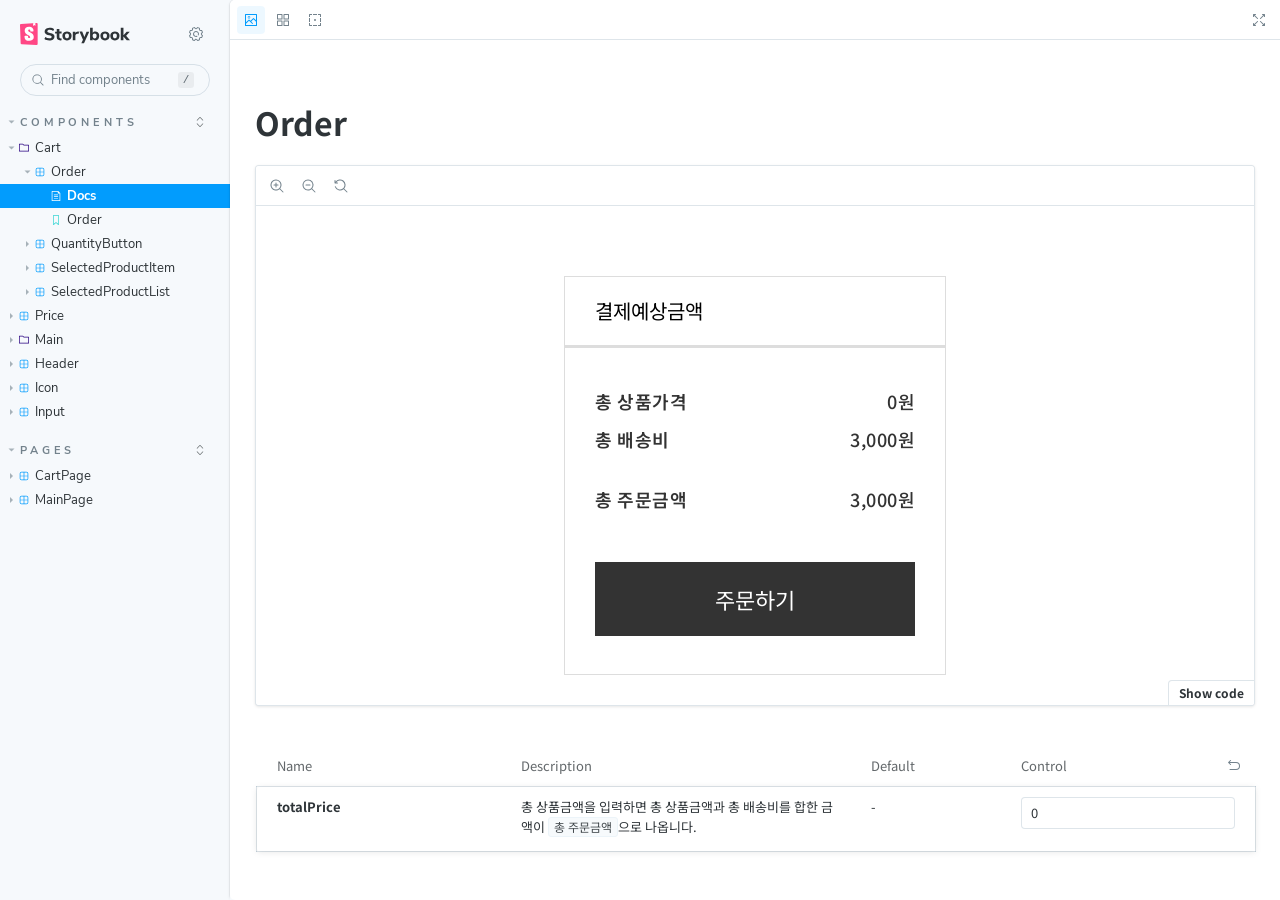
<file: storybook/index.html>
<!DOCTYPE html>
<html lang="en">
  <head>
    <meta charset="utf-8" />

    <title>@storybook/cli - Storybook</title>
    <meta name="viewport" content="width=device-width, initial-scale=1" />

    
    <link rel="icon" type="image/svg+xml" href="./favicon.svg" />
    
    <link
      rel="prefetch"
      href="./sb-common-assets/nunito-sans-regular.woff2"
      as="font"
      type="font/woff2"
      crossorigin
    />
    <link
      rel="prefetch"
      href="./sb-common-assets/nunito-sans-bold.woff2"
      as="font"
      type="font/woff2"
      crossorigin
    />
    <link rel="stylesheet" href="./sb-common-assets/fonts.css" />

    <link href="./sb-manager/runtime.js" rel="modulepreload" />

    
    <link href="./sb-addons/links-0/manager-bundle.js" rel="modulepreload" />
    
    <link href="./sb-addons/essentials-controls-1/manager-bundle.js" rel="modulepreload" />
    
    <link href="./sb-addons/essentials-actions-2/manager-bundle.js" rel="modulepreload" />
    
    <link href="./sb-addons/essentials-backgrounds-3/manager-bundle.js" rel="modulepreload" />
    
    <link href="./sb-addons/essentials-viewport-4/manager-bundle.js" rel="modulepreload" />
    
    <link href="./sb-addons/essentials-toolbars-5/manager-bundle.js" rel="modulepreload" />
    
    <link href="./sb-addons/essentials-measure-6/manager-bundle.js" rel="modulepreload" />
    
    <link href="./sb-addons/essentials-outline-7/manager-bundle.js" rel="modulepreload" />
    
    <link href="./sb-addons/interactions-8/manager-bundle.js" rel="modulepreload" />
    
    <link href="./sb-addons/a11y-9/manager-bundle.js" rel="modulepreload" />
       

    <style>
      #storybook-root[hidden] {
        display: none !important;
      }
    </style>

    
  </head>
  <body>
    <div id="root"></div>

    
    <script>
      
        
          window['FEATURES'] = {
  "warnOnLegacyHierarchySeparator": true,
  "buildStoriesJson": false,
  "storyStoreV7": true,
  "argTypeTargetsV7": true,
  "legacyDecoratorFileOrder": false
};
        
      
        
          window['REFS'] = {};
        
      
        
          window['LOGLEVEL'] = "info";
        
      
        
          window['DOCS_OPTIONS'] = {
  "defaultName": "Docs",
  "autodocs": "tag"
};
        
      
        
          window['CONFIG_TYPE'] = "PRODUCTION";
        
      
        
      
        
      
        
      
        
      
    </script>
    

    <script type="module">
      import './sb-manager/runtime.js';

      
      import './sb-addons/links-0/manager-bundle.js';
      
      import './sb-addons/essentials-controls-1/manager-bundle.js';
      
      import './sb-addons/essentials-actions-2/manager-bundle.js';
      
      import './sb-addons/essentials-backgrounds-3/manager-bundle.js';
      
      import './sb-addons/essentials-viewport-4/manager-bundle.js';
      
      import './sb-addons/essentials-toolbars-5/manager-bundle.js';
      
      import './sb-addons/essentials-measure-6/manager-bundle.js';
      
      import './sb-addons/essentials-outline-7/manager-bundle.js';
      
      import './sb-addons/interactions-8/manager-bundle.js';
      
      import './sb-addons/a11y-9/manager-bundle.js';
      
    </script>

    <link href="./sb-preview/runtime.js" rel="prefetch" as="script" />
  </body>
</html>
</file>
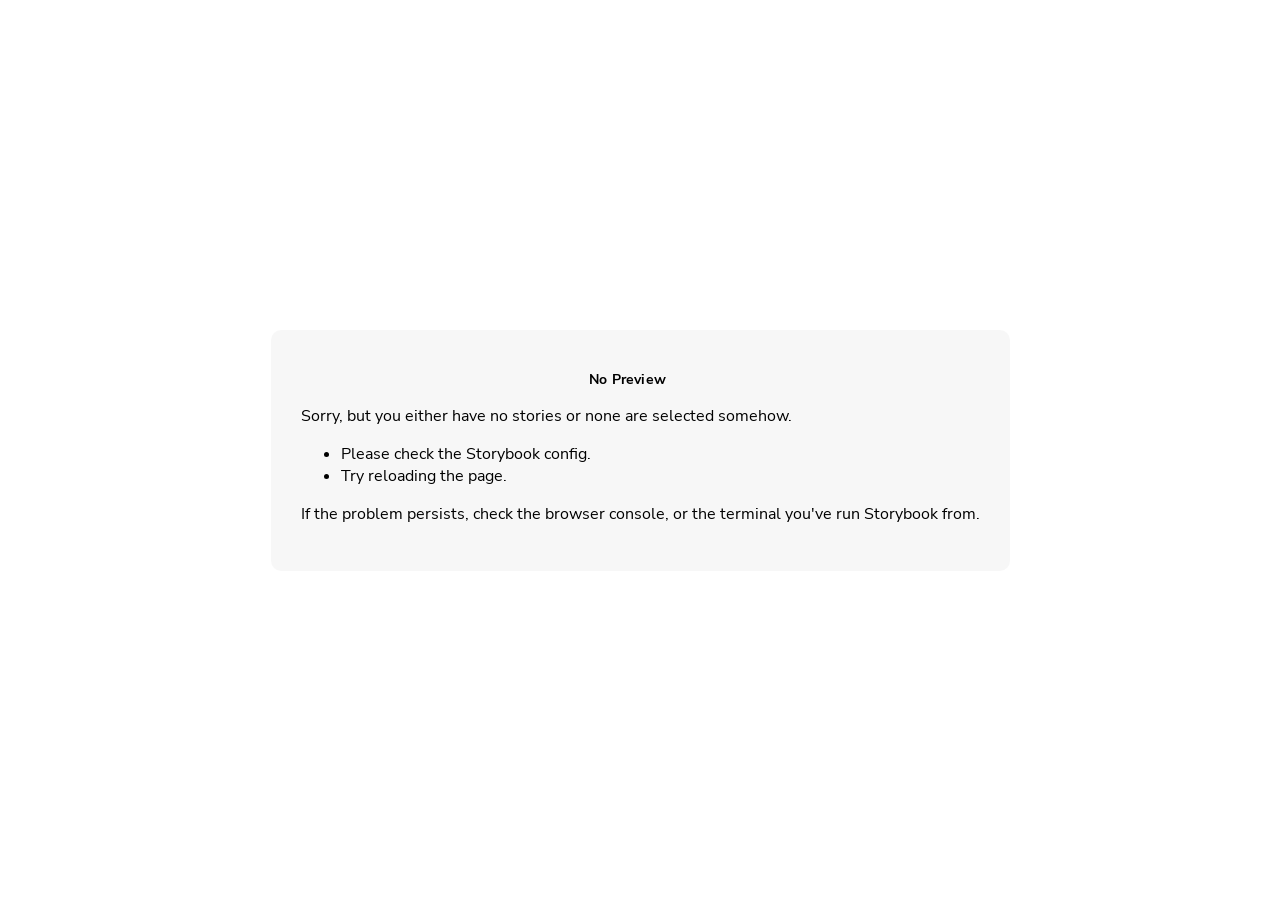
<file: storybook/iframe.html>
<!doctype html><html lang="en"><head><meta charset="utf-8"><title>Webpack App</title><meta name="viewport" content="width=device-width,initial-scale=1"><link rel="prefetch" href="./sb-common-assets/nunito-sans-regular.woff2" as="font" type="font/woff2" crossorigin><link rel="prefetch" href="./sb-common-assets/nunito-sans-italic.woff2" as="font" type="font/woff2" crossorigin><link rel="prefetch" href="./sb-common-assets/nunito-sans-bold.woff2" as="font" type="font/woff2" crossorigin><link rel="prefetch" href="./sb-common-assets/nunito-sans-bold-italic.woff2" as="font" type="font/woff2" crossorigin><link rel="stylesheet" href="./sb-common-assets/fonts.css"><base target="_parent"><style>/* While we aren't showing the main block yet, but still preparing, we want everything the user
     has rendered, which may or may not be in #storybook-root, to be display none */
  .sb-show-preparing-story:not(.sb-show-main) > :not(.sb-preparing-story) {
    display: none;
  }

  .sb-show-preparing-docs:not(.sb-show-main) > :not(.sb-preparing-docs) {
    display: none;
  }

  /* Hide our own blocks when we aren't supposed to be showing them */
  :not(.sb-show-preparing-story) > .sb-preparing-story,
  :not(.sb-show-preparing-docs) > .sb-preparing-docs,
  :not(.sb-show-nopreview) > .sb-nopreview,
  :not(.sb-show-errordisplay) > .sb-errordisplay {
    display: none;
  }

  .sb-show-main.sb-main-centered {
    margin: 0;
    display: flex;
    align-items: center;
    min-height: 100vh;
  }

  .sb-show-main.sb-main-centered #storybook-root {
    box-sizing: border-box;
    margin: auto;
    padding: 1rem;
    max-height: 100%; /* Hack for centering correctly in IE11 */
  }

  /* Vertical centering fix for IE11 */
  @media screen and (-ms-high-contrast: none), (-ms-high-contrast: active) {
    .sb-show-main.sb-main-centered:after {
      content: '';
      min-height: inherit;
      font-size: 0;
    }
  }

  .sb-show-main.sb-main-fullscreen {
    margin: 0;
    padding: 0;
    display: block;
  }

  .sb-show-main.sb-main-padded {
    margin: 0;
    padding: 1rem;
    display: block;
    box-sizing: border-box;
  }

  .sb-wrapper {
    position: fixed;
    top: 0;
    bottom: 0;
    left: 0;
    right: 0;
    padding: 20px;
    font-family: 'Nunito Sans', -apple-system, '.SFNSText-Regular', 'San Francisco',
      BlinkMacSystemFont, 'Segoe UI', 'Helvetica Neue', Helvetica, Arial, sans-serif;
    -webkit-font-smoothing: antialiased;
    overflow: auto;
  }

  .sb-heading {
    font-size: 14px;
    font-weight: 600;
    letter-spacing: 0.2px;
    margin: 10px 0;
    padding-right: 25px;
  }

  .sb-nopreview {
    display: flex;
    align-content: center;
    justify-content: center;
  }

  .sb-nopreview_main {
    margin: auto;
    padding: 30px;
    border-radius: 10px;
    background: rgba(0, 0, 0, 0.03);
  }

  .sb-nopreview_heading {
    text-align: center;
  }

  .sb-errordisplay {
    border: 20px solid rgb(187, 49, 49);
    background: #222;
    color: #fff;
    z-index: 999999;
  }

  .sb-errordisplay_code {
    padding: 10px;
    background: #000;
    color: #eee;
    font-family: 'Operator Mono', 'Fira Code Retina', 'Fira Code', 'FiraCode-Retina', 'Andale Mono',
      'Lucida Console', Consolas, Monaco, monospace;
  }

  .sb-errordisplay pre {
    white-space: pre-wrap;
  }

  @-webkit-keyframes sb-rotate360 {
    from {
      transform: rotate(0deg);
    }
    to {
      transform: rotate(360deg);
    }
  }
  @keyframes sb-rotate360 {
    from {
      transform: rotate(0deg);
    }
    to {
      transform: rotate(360deg);
    }
  }
  @-webkit-keyframes sb-glow {
    0%,
    100% {
      opacity: 1;
    }
    50% {
      opacity: 0.4;
    }
  }
  @keyframes sb-glow {
    0%,
    100% {
      opacity: 1;
    }
    50% {
      opacity: 0.4;
    }
  }

  /* We display the preparing loaders *over* the rendering story */
  .sb-preparing-story,
  .sb-preparing-docs {
    background-color: white;
    /* Maximum possible z-index. It would be better to use stacking contexts to ensure it's always
    on top, but this isn't possible as it would require making CSS changes that could affect user code */
    z-index: 2147483647;
  }

  .sb-loader {
    -webkit-animation: sb-rotate360 0.7s linear infinite;
    animation: sb-rotate360 0.7s linear infinite;
    border-color: rgba(97, 97, 97, 0.29);
    border-radius: 50%;
    border-style: solid;
    border-top-color: #646464;
    border-width: 2px;
    display: inline-block;
    height: 32px;
    left: 50%;
    margin-left: -16px;
    margin-top: -16px;
    mix-blend-mode: difference;
    overflow: hidden;
    position: absolute;
    top: 50%;
    transition: all 200ms ease-out;
    vertical-align: top;
    width: 32px;
    z-index: 4;
  }

  .sb-previewBlock {
    background: #fff;
    border: 1px solid rgba(0, 0, 0, 0.1);
    border-radius: 4px;
    box-shadow: rgba(0, 0, 0, 0.1) 0 1px 3px 0;
    margin: 25px auto 40px;
    max-width: 600px;
  }

  .sb-previewBlock_header {
    align-items: center;
    box-shadow: rgba(0, 0, 0, 0.1) 0 -1px 0 0 inset;
    display: flex;
    gap: 14px;
    height: 40px;
    padding: 0 12px;
  }

  .sb-previewBlock_icon {
    -webkit-animation: sb-glow 1.5s ease-in-out infinite;
    animation: sb-glow 1.5s ease-in-out infinite;
    background: #e6e6e6;
    height: 14px;
    width: 14px;
  }
  .sb-previewBlock_icon:last-child {
    margin-left: auto;
  }

  .sb-previewBlock_body {
    -webkit-animation: sb-glow 1.5s ease-in-out infinite;
    animation: sb-glow 1.5s ease-in-out infinite;
    height: 182px;
    position: relative;
  }

  .sb-argstableBlock {
    border-collapse: collapse;
    border-spacing: 0;
    font-size: 13px;
    line-height: 20px;
    margin: 25px auto 40px;
    max-width: 600px;
    text-align: left;
    width: 100%;
  }
  .sb-argstableBlock th:first-of-type,
  .sb-argstableBlock td:first-of-type {
    padding-left: 20px;
  }
  .sb-argstableBlock th:nth-of-type(2),
  .sb-argstableBlock td:nth-of-type(2) {
    width: 35%;
  }
  .sb-argstableBlock th:nth-of-type(3),
  .sb-argstableBlock td:nth-of-type(3) {
    width: 15%;
  }
  .sb-argstableBlock th:last-of-type,
  .sb-argstableBlock td:last-of-type {
    width: 25%;
    padding-right: 20px;
  }
  .sb-argstableBlock th span,
  .sb-argstableBlock td span {
    -webkit-animation: sb-glow 1.5s ease-in-out infinite;
    animation: sb-glow 1.5s ease-in-out infinite;
    background-color: rgba(0, 0, 0, 0.1);
    border-radius: 0;
    box-shadow: none;
    color: transparent;
  }
  .sb-argstableBlock th {
    padding: 10px 15px;
  }

  .sb-argstableBlock-body {
    border-radius: 4px;
    box-shadow: rgba(0, 0, 0, 0.1) 0 1px 3px 1px, rgba(0, 0, 0, 0.065) 0 0 0 1px;
  }
  .sb-argstableBlock-body tr {
    background: transparent;
    overflow: hidden;
  }
  .sb-argstableBlock-body tr:not(:first-child) {
    border-top: 1px solid #e6e6e6;
  }
  .sb-argstableBlock-body tr:first-child td:first-child {
    border-top-left-radius: 4px;
  }
  .sb-argstableBlock-body tr:first-child td:last-child {
    border-top-right-radius: 4px;
  }
  .sb-argstableBlock-body tr:last-child td:first-child {
    border-bottom-left-radius: 4px;
  }
  .sb-argstableBlock-body tr:last-child td:last-child {
    border-bottom-right-radius: 4px;
  }
  .sb-argstableBlock-body td {
    background: #fff;
    padding-bottom: 10px;
    padding-top: 10px;
    vertical-align: top;
  }
  .sb-argstableBlock-body td:not(:first-of-type) {
    padding-left: 15px;
    padding-right: 15px;
  }
  .sb-argstableBlock-body button {
    -webkit-animation: sb-glow 1.5s ease-in-out infinite;
    animation: sb-glow 1.5s ease-in-out infinite;
    background-color: rgba(0, 0, 0, 0.1);
    border: 0;
    border-radius: 0;
    box-shadow: none;
    color: transparent;
    display: inline;
    font-size: 12px;
    line-height: 1;
    padding: 10px 16px;
  }

  .sb-argstableBlock-summary {
    margin-top: 4px;
  }

  .sb-argstableBlock-code {
    margin-right: 4px;
    margin-bottom: 4px;
    padding: 2px 5px;
  }</style><script>/* globals window */
  /* eslint-disable no-underscore-dangle */
  try {
    if (window.top !== window) {
      window.__REACT_DEVTOOLS_GLOBAL_HOOK__ = window.top.__REACT_DEVTOOLS_GLOBAL_HOOK__;
      window.__VUE_DEVTOOLS_GLOBAL_HOOK__ = window.top.__VUE_DEVTOOLS_GLOBAL_HOOK__;
      window.top.__VUE_DEVTOOLS_CONTEXT__ = window.document;
    }
  } catch (e) {
    // eslint-disable-next-line no-console
    console.warn('unable to connect to top frame for connecting dev tools');
  }</script><style>#storybook-root[hidden],
      #storybook-docs[hidden] {
        display: none !important;
      }</style></head><body><div class="sb-preparing-story sb-wrapper"><div class="sb-loader"></div></div><div class="sb-preparing-docs sb-wrapper"><div class="sb-previewBlock"><div class="sb-previewBlock_header"><div class="sb-previewBlock_icon"></div><div class="sb-previewBlock_icon"></div><div class="sb-previewBlock_icon"></div><div class="sb-previewBlock_icon"></div></div><div class="sb-previewBlock_body"><div class="sb-loader"></div></div></div><table aria-hidden="true" class="sb-argstableBlock"><thead class="sb-argstableBlock-head"><tr><th><span>Name</span></th><th><span>Description</span></th><th><span>Default</span></th><th><span>Control</span></th></tr></thead><tbody class="sb-argstableBlock-body"><tr><td><span>propertyName</span><span title="Required">*</span></td><td><div><span>This is a short description</span></div><div class="sb-argstableBlock-summary"><div><span class="sb-argstableBlock-code">summary</span></div></div></td><td><div><span class="sb-argstableBlock-code">defaultValue</span></div></td><td><button>Set string</button></td></tr><tr><td><span>propertyName</span><span>*</span></td><td><div><span>This is a short description</span></div><div class="sb-argstableBlock-summary"><div><span class="sb-argstableBlock-code">summary</span></div></div></td><td><div><span class="sb-argstableBlock-code">defaultValue</span></div></td><td><button>Set string</button></td></tr><tr><td><span>propertyName</span><span>*</span></td><td><div><span>This is a short description</span></div><div class="sb-argstableBlock-summary"><div><span class="sb-argstableBlock-code">summary</span></div></div></td><td><div><span class="sb-argstableBlock-code">defaultValue</span></div></td><td><button>Set string</button></td></tr></tbody></table></div><div class="sb-nopreview sb-wrapper"><div class="sb-nopreview_main"><h1 class="sb-nopreview_heading sb-heading">No Preview</h1><p>Sorry, but you either have no stories or none are selected somehow.</p><ul><li>Please check the Storybook config.</li><li>Try reloading the page.</li></ul><p>If the problem persists, check the browser console, or the terminal you've run Storybook from.</p></div></div><div class="sb-errordisplay sb-wrapper"><pre id="error-message" class="sb-heading"></pre><pre class="sb-errordisplay_code"><code id="error-stack"></code></pre></div><div id="storybook-root"></div><div id="storybook-docs"></div><script>window['CONFIG_TYPE'] = "PRODUCTION";
          
      
          
            window['LOGLEVEL'] = "info";
          
      
          
            window['FRAMEWORK_OPTIONS'] = {"name":"@storybook/react-webpack5","options":{"legacyRootApi":true}};
          
      
          
      
          
            window['FEATURES'] = {"warnOnLegacyHierarchySeparator":true,"buildStoriesJson":false,"storyStoreV7":true,"argTypeTargetsV7":true,"legacyDecoratorFileOrder":false};
          
      
          
      
          
            window['STORIES'] = [{"titlePrefix":"","directory":"./src","files":"**/*.mdx","importPathMatcher":"^\\.[\\\\/](?:src(?:\\/(?!\\.)(?:(?:(?!(?:^|\\/)\\.).)*?)\\/|\\/|$)(?!\\.)(?=.)[^/]*?\\.mdx)$"},{"titlePrefix":"","directory":"./src","files":"**/*.stories.@(js|jsx|ts|tsx)","importPathMatcher":"^\\.[\\\\/](?:src(?:\\/(?!\\.)(?:(?:(?!(?:^|\\/)\\.).)*?)\\/|\\/|$)(?!\\.)(?=.)[^/]*?\\.stories\\.(js|jsx|ts|tsx))$"}];
          
      
          
            window['DOCS_OPTIONS'] = {"defaultName":"Docs","autodocs":"tag"};</script><script type="module">import './sb-preview/runtime.js';

      
      import './runtime~main.81e9ffa2.iframe.bundle.js';
      
      import './792.e2e79312.iframe.bundle.js';
      
      import './main.2cbe50c1.iframe.bundle.js';</script></body></html>
</file>
<file: storybook/sb-common-assets/fonts.css>
@font-face {
  font-family: 'Nunito Sans';
  font-style: normal;
  font-weight: 400;
  font-display: swap;
  src: url('./nunito-sans-regular.woff2') format('woff2');
}

@font-face {
  font-family: 'Nunito Sans';
  font-style: italic;
  font-weight: 400;
  font-display: swap;
  src: url('./nunito-sans-italic.woff2') format('woff2');
}

@font-face {
  font-family: 'Nunito Sans';
  font-style: normal;
  font-weight: 700;
  font-display: swap;
  src: url('./nunito-sans-bold.woff2') format('woff2');
}

@font-face {
  font-family: 'Nunito Sans';
  font-style: italic;
  font-weight: 700;
  font-display: swap;
  src: url('./nunito-sans-bold-italic.woff2') format('woff2');
}
</file>
